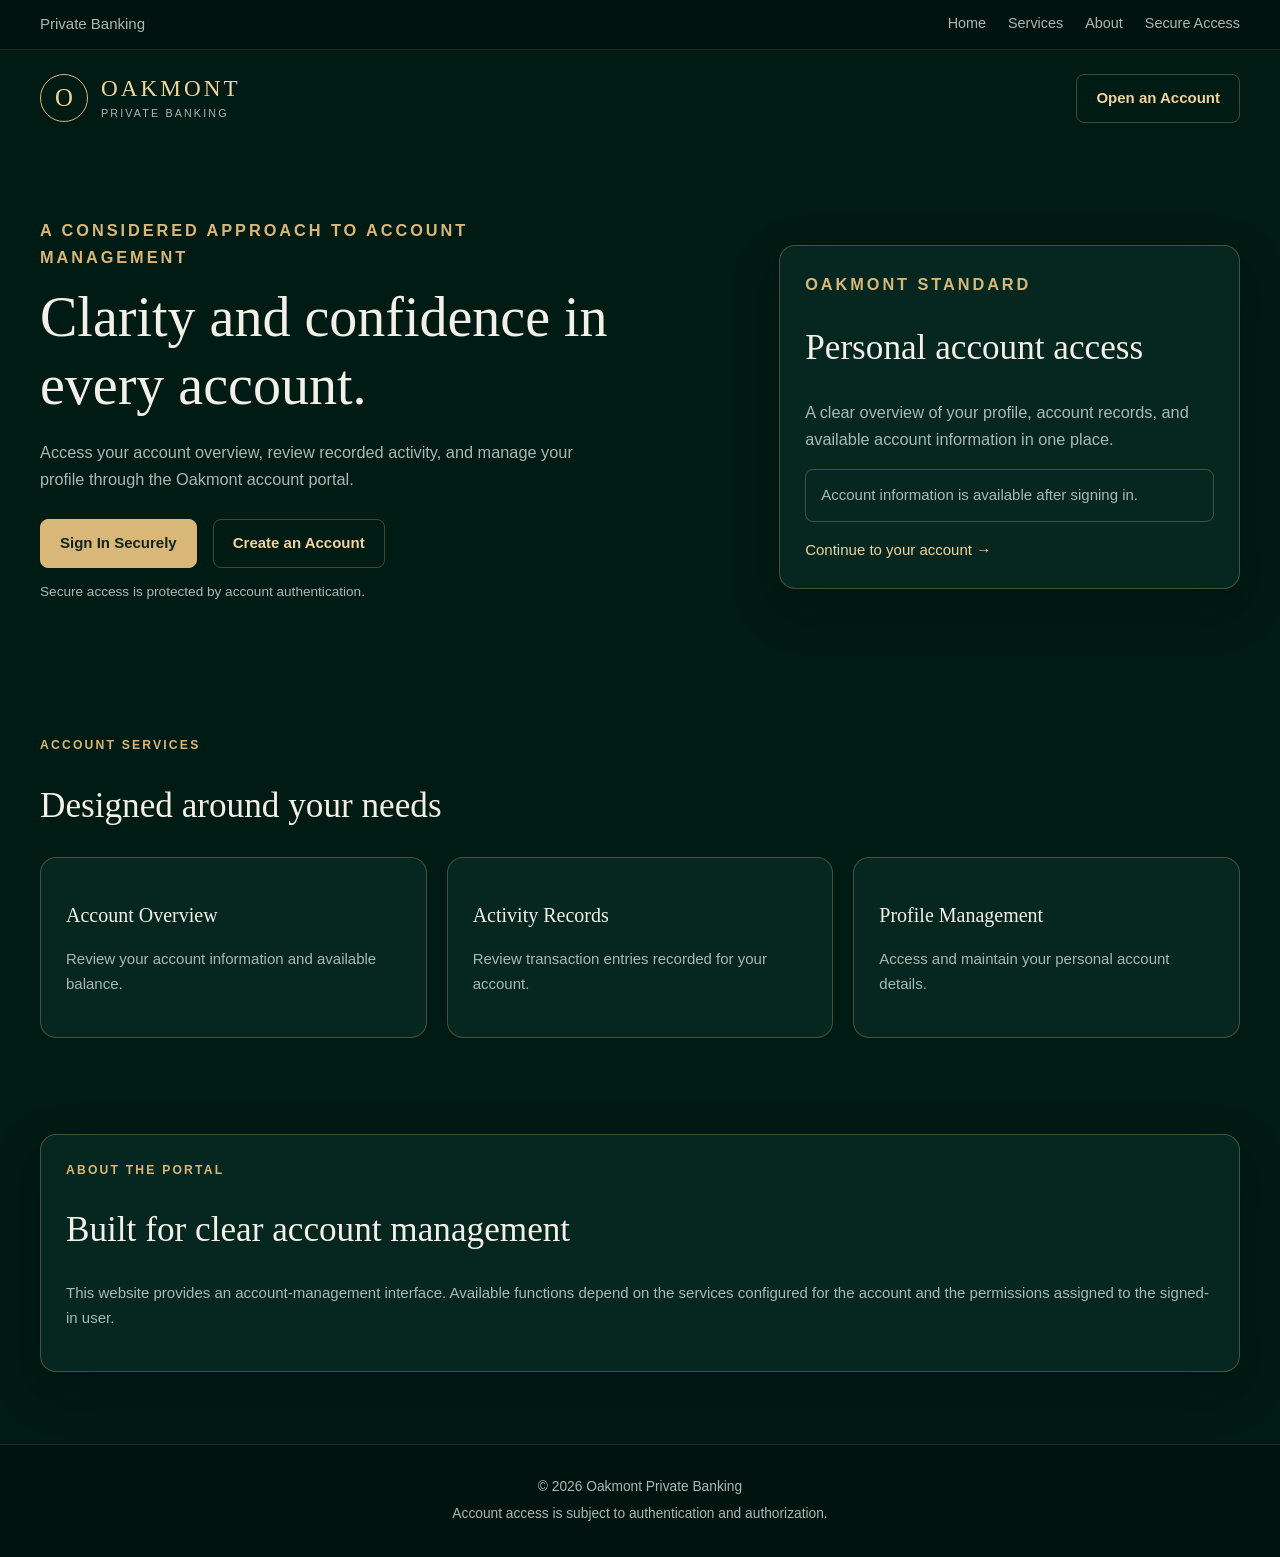
<file: index.html>
<!DOCTYPE html>
<html lang="en">
<head>
  <meta charset="UTF-8">
  <meta name="viewport" content="width=device-width, initial-scale=1">
  <meta name="theme-color" content="#001a14">
  <meta name="description" content="Oakmont Private Banking account portal.">
  <title>Oakmont Private Banking</title>
  <link rel="stylesheet" href="style.css">
</head>
<body>
  <header class="topbar">
    <div class="container topbar-inner">
      <span class="muted">Private Banking</span>
      <nav class="nav-links" aria-label="Main navigation">
        <a href="index.html">Home</a>
        <a href="#services">Services</a>
        <a href="#about">About</a>
        <a href="login.html">Secure Access</a>
      </nav>
    </div>
  </header>

  <div class="container brandbar">
    <a class="brand" href="index.html" aria-label="Oakmont home">
      <span class="brand-mark" aria-hidden="true">O</span>
      <span>
        <span class="brand-name">OAKMONT</span>
        <span class="brand-subtitle" style="display:block">PRIVATE BANKING</span>
      </span>
    </a>
    <a class="button secondary" href="register.html">Open an Account</a>
  </div>

  <main>
    <section class="container hero">
      <div class="hero-copy">
        <p class="eyebrow">A considered approach to account management</p>
        <h1>Clarity and confidence in every account.</h1>
        <p>
          Access your account overview, review recorded activity,
          and manage your profile through the Oakmont account portal.
        </p>
        <div class="actions">
          <a class="button" href="login.html">Sign In Securely</a>
          <a class="button secondary" href="register.html">Create an Account</a>
        </div>
        <p class="muted" style="font-size:.85rem">
          Secure access is protected by account authentication.
        </p>
      </div>

      <div class="panel">
        <p class="eyebrow">OAKMONT STANDARD</p>
        <h2>Personal account access</h2>
        <p>
          A clear overview of your profile, account records,
          and available account information in one place.
        </p>
        <div class="notice">
          Account information is available after signing in.
        </div>
        <a href="login.html">Continue to your account →</a>
      </div>
    </section>

    <section class="container section" id="services">
      <div class="section-heading">
        <p class="eyebrow">Account services</p>
        <h2>Designed around your needs</h2>
      </div>
      <div class="grid">
        <article class="card">
          <h3>Account Overview</h3>
          <p>Review your account information and available balance.</p>
        </article>
        <article class="card">
          <h3>Activity Records</h3>
          <p>Review transaction entries recorded for your account.</p>
        </article>
        <article class="card">
          <h3>Profile Management</h3>
          <p>Access and maintain your personal account details.</p>
        </article>
      </div>
    </section>

    <section class="container section" id="about">
      <div class="panel">
        <p class="eyebrow">About the portal</p>
        <h2>Built for clear account management</h2>
        <p>
          This website provides an account-management interface.
          Available functions depend on the services configured for
          the account and the permissions assigned to the signed-in user.
        </p>
      </div>
    </section>
  </main>

  <footer class="footer">
    <div class="container">
      <p>© <span id="year"></span> Oakmont Private Banking</p>
      <p>Account access is subject to authentication and authorization.</p>
    </div>
  </footer>

  <script>
    document.getElementById("year").textContent =
      new Date().getFullYear();
  </script>
</body>
</html>
</file>
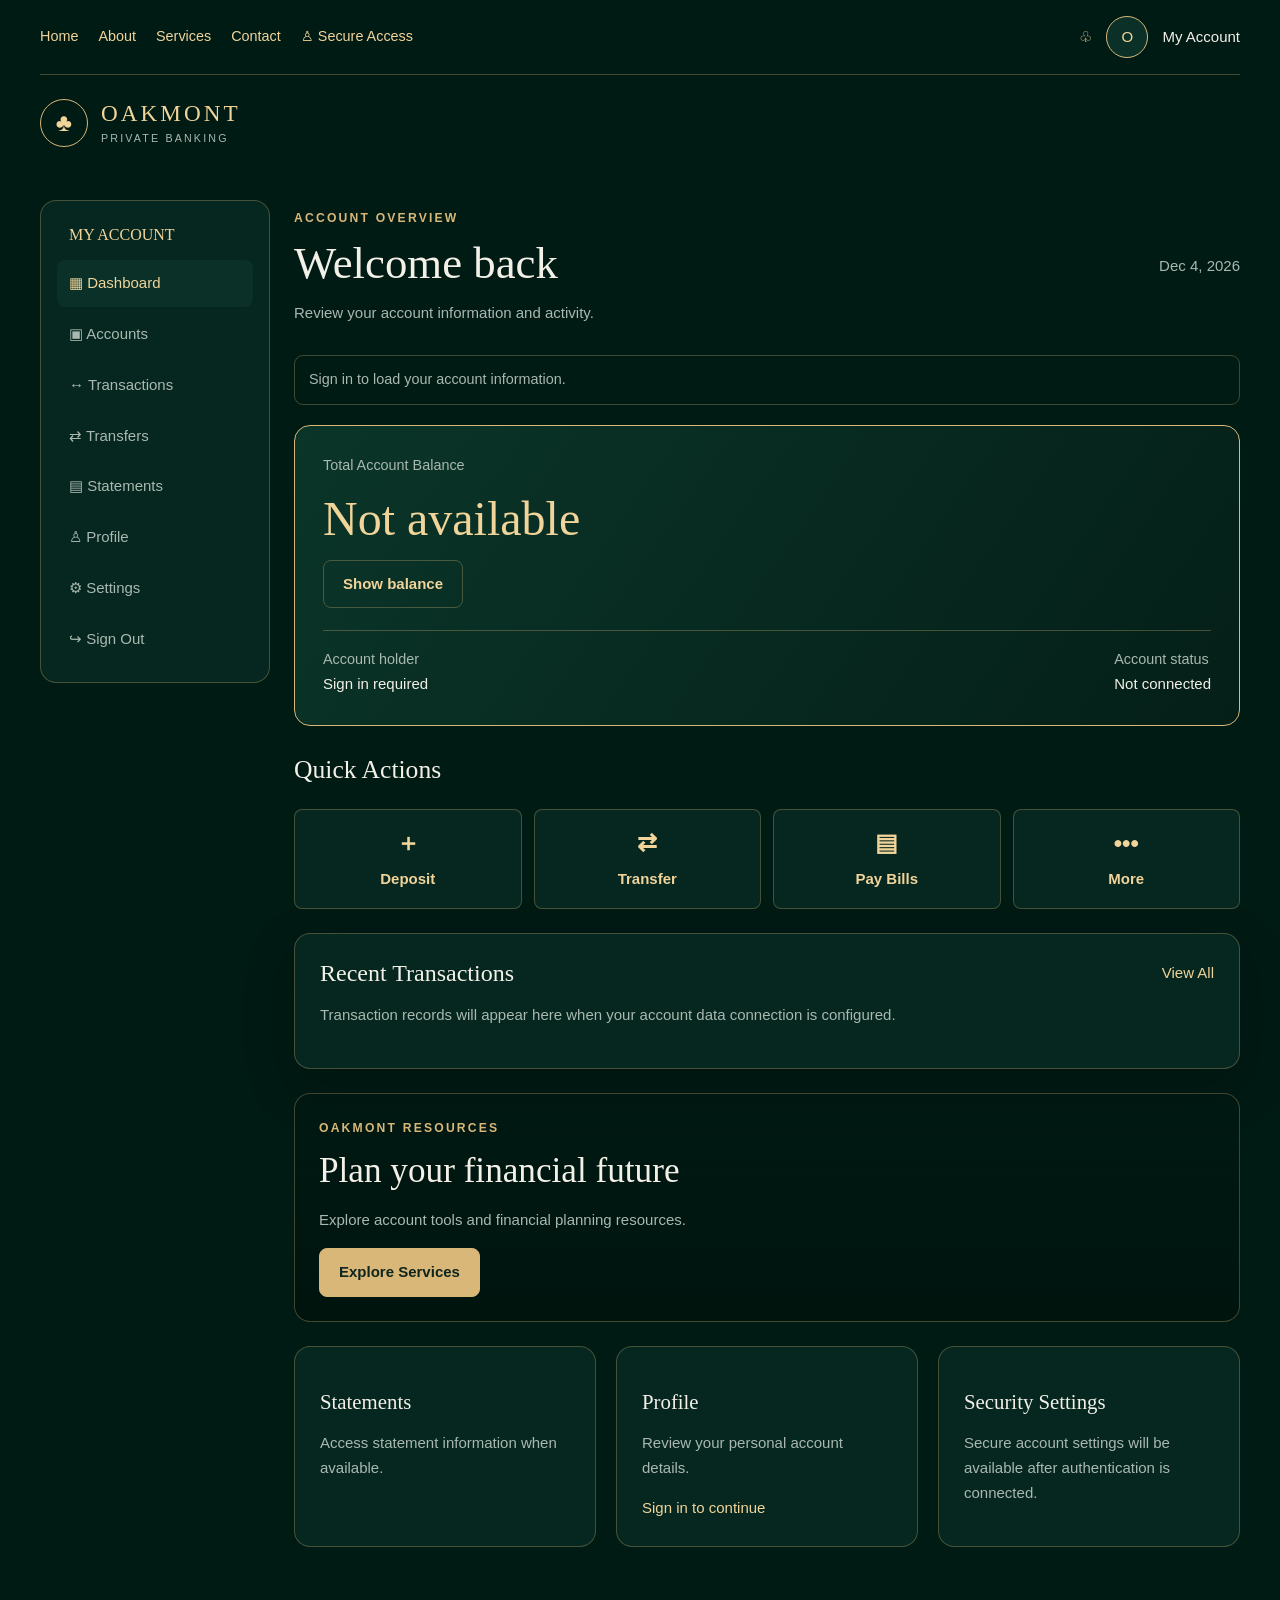
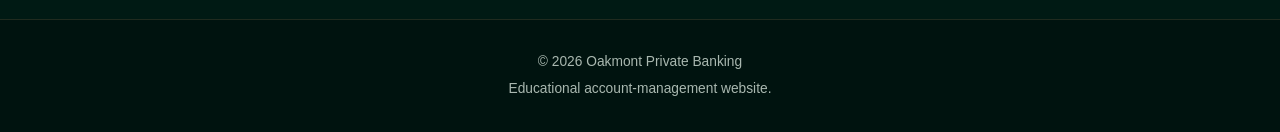
<file: dashboard.html>
<!DOCTYPE html>
<html lang="en">
<head>
  <meta charset="UTF-8">
  <meta name="viewport" content="width=device-width, initial-scale=1">
  <meta name="theme-color" content="#001a14">
  <title>Dashboard | Oakmont Private Banking</title>
  <link rel="stylesheet" href="style.css">

  <style>
    .dashboard-top {
      display:flex;
      align-items:center;
      justify-content:space-between;
      gap:16px;
      padding:16px 0;
      border-bottom:1px solid var(--border);
    }

    .dashboard-top nav {
      display:flex;
      flex-wrap:wrap;
      gap:20px;
    }

    .profile-tools {
      display:flex;
      align-items:center;
      gap:14px;
    }

    .profile-avatar {
      display:grid;
      place-items:center;
      width:42px;
      height:42px;
      border:1px solid var(--gold);
      border-radius:50%;
      color:var(--gold-light);
      background:var(--panel-light);
    }

    .dashboard-grid {
      display:grid;
      grid-template-columns:230px minmax(0,1fr);
      gap:24px;
      padding:28px 0 48px;
    }

    .sidebar h3 {
      margin:8px 12px 16px;
      color:var(--gold-light);
      font-size:1rem;
    }

    .sidebar a {
      display:block;
      padding:11px 12px;
      margin:4px 0;
      border-radius:8px;
      color:var(--muted);
    }

    .sidebar a.active,
    .sidebar a:hover {
      background:var(--panel-light);
      color:var(--gold-light);
    }

    .welcome-row {
      display:flex;
      justify-content:space-between;
      align-items:center;
      gap:16px;
      margin-bottom:22px;
    }

    .welcome-row h1 {
      margin:5px 0 10px;
      font-size:clamp(2rem,4vw,2.8rem);
    }

    .balance-card {
      position:relative;
      overflow:hidden;
      padding:28px;
      border:1px solid var(--gold);
      border-radius:16px;
      background:linear-gradient(125deg,#0b3529,#041f18);
    }

    .balance-label {
      color:var(--muted);
      margin:0;
    }

    .balance-amount {
      color:var(--gold-light);
      font-family:Georgia,serif;
      font-size:clamp(2rem,5vw,3rem);
      margin:12px 0;
      overflow-wrap:anywhere;
    }

    .balance-meta {
      display:flex;
      justify-content:space-between;
      flex-wrap:wrap;
      gap:12px;
      margin-top:22px;
      padding-top:16px;
      border-top:1px solid var(--border);
    }

    .quick-actions {
      display:grid;
      grid-template-columns:repeat(4,minmax(0,1fr));
      gap:12px;
      margin:24px 0;
    }

    .quick-action {
      min-width:0;
      min-height:100px;
      flex-direction:column;
      padding:14px 8px;
      background:var(--panel);
      color:var(--gold-light);
      border-color:var(--border);
    }

    .action-symbol {
      font-size:1.5rem;
    }

    .section-title {
      display:flex;
      align-items:center;
      justify-content:space-between;
      gap:12px;
      margin-bottom:14px;
    }

    .transaction {
      display:flex;
      align-items:center;
      justify-content:space-between;
      gap:12px;
      padding:16px 0;
      border-bottom:1px solid var(--border);
    }

    .transaction:last-child {
      border-bottom:0;
    }

    .transaction-name {
      margin:0;
      color:var(--text);
      font-weight:700;
    }

    .transaction-date {
      margin:4px 0 0;
      font-size:.88rem;
    }

    .transaction-amount {
      color:var(--muted);
      text-align:right;
      overflow-wrap:anywhere;
    }

    .promo {
      min-height:220px;
      display:flex;
      align-items:flex-end;
      margin-top:24px;
      padding:24px;
      border:1px solid var(--border);
      border-radius:16px;
      background:
        linear-gradient(0deg,rgba(0,20,14,.96),rgba(0,20,14,.08)),
        url("https://images.unsplash.com/photo-1464822759023-fed622ff2c3b?auto=format&fit=crop&w=1400&q=85")
        center/cover;
    }

    .promo h2 {
      margin-bottom:8px;
    }

    .status-note {
      padding:12px 14px;
      border:1px solid var(--border);
      border-radius:9px;
      font-size:.9rem;
    }

    @media(max-width:850px) {
      .dashboard-grid {
        grid-template-columns:1fr;
      }

      .sidebar {
        display:flex;
        gap:5px;
        overflow-x:auto;
      }

      .sidebar h3 {
        display:none;
      }

      .sidebar a {
        flex:0 0 auto;
        white-space:nowrap;
      }

      .quick-actions {
        grid-template-columns:repeat(2,minmax(0,1fr));
      }
    }

    @media(max-width:520px) {
      .dashboard-top {
        align-items:flex-start;
        flex-direction:column;
      }

      .dashboard-top nav {
        gap:14px;
      }

      .profile-tools {
        width:100%;
        justify-content:space-between;
      }

      .welcome-row {
        align-items:flex-start;
        flex-direction:column;
      }

      .balance-card {
        padding:22px;
      }

      .transaction {
        align-items:flex-start;
      }

      .promo {
        min-height:190px;
        padding:18px;
      }
    }
  </style>
</head>

<body>
  <header class="container dashboard-top">
    <nav aria-label="Main navigation">
      <a href="index.html">Home</a>
      <a href="index.html#about">About</a>
      <a href="index.html#services">Services</a>
      <a href="index.html#contact">Contact</a>
      <a href="login.html">♙ Secure Access</a>
    </nav>

    <div class="profile-tools">
      <span class="gold" aria-label="Notifications">♧</span>
      <span class="profile-avatar" aria-hidden="true">O</span>
      <span id="profile-name">My Account</span>
    </div>
  </header>

  <div class="container brandbar">
    <a class="brand" href="index.html">
      <span class="brand-mark" aria-hidden="true">♣</span>
      <span>
        <span class="brand-name">OAKMONT</span>
        <span class="brand-subtitle" style="display:block">
          PRIVATE BANKING
        </span>
      </span>
    </a>
  </div>

  <main class="container dashboard-grid">
    <aside class="sidebar" aria-label="Account navigation">
      <h3>MY ACCOUNT</h3>
      <a class="active" href="#overview">▦ Dashboard</a>
      <a href="#accounts">▣ Accounts</a>
      <a href="#transactions">↔ Transactions</a>
      <a href="#actions">⇄ Transfers</a>
      <a href="#statements">▤ Statements</a>
      <a href="#profile">♙ Profile</a>
      <a href="#settings">⚙ Settings</a>
      <a href="login.html">↪ Sign Out</a>
    </aside>

    <section id="overview">
      <div class="welcome-row">
        <div>
          <p class="eyebrow">ACCOUNT OVERVIEW</p>
          <h1>Welcome back<span id="welcome-name"></span></h1>
          <p>Review your account information and activity.</p>
        </div>
        <span class="muted" id="current-date"></span>
      </div>

      <div id="account-message" class="status-note" role="status">
        Sign in to load your account information.
      </div>

      <section class="balance-card" id="accounts" style="margin-top:20px">
        <p class="balance-label">Total Account Balance</p>
        <div class="balance-amount" id="balance-value">
          Not available
        </div>
        <button type="button" class="secondary" id="toggle-balance">
          Show balance
        </button>

        <div class="balance-meta">
          <div>
            <span class="balance-label">Account holder</span>
            <div id="balance-owner">Sign in required</div>
          </div>
          <div>
            <span class="balance-label">Account status</span>
            <div id="balance-status">Not connected</div>
          </div>
        </div>
      </section>

      <section id="actions">
        <div class="section-title" style="margin-top:28px">
          <h2 style="font-size:1.6rem;margin:0">Quick Actions</h2>
        </div>

        <div class="quick-actions">
          <button class="quick-action" type="button"
                  data-action="deposit">
            <span class="action-symbol">＋</span>
            <span>Deposit</span>
          </button>

          <button class="quick-action" type="button"
                  data-action="transfer">
            <span class="action-symbol">⇄</span>
            <span>Transfer</span>
          </button>

          <button class="quick-action" type="button"
                  data-action="payments">
            <span class="action-symbol">▤</span>
            <span>Pay Bills</span>
          </button>

          <button class="quick-action" type="button"
                  data-action="more">
            <span class="action-symbol">•••</span>
            <span>More</span>
          </button>
        </div>

        <div id="action-message" class="notice hidden"
             role="status" aria-live="polite"></div>
      </section>

      <section class="panel" id="transactions">
        <div class="section-title">
          <h2 style="font-size:1.5rem;margin:0">
            Recent Transactions
          </h2>
          <a href="#statements">View All</a>
        </div>

        <div id="transaction-list">
          <p class="muted">
            Transaction records will appear here when your account data
            connection is configured.
          </p>
        </div>
      </section>

      <section class="promo">
        <div>
          <p class="eyebrow">OAKMONT RESOURCES</p>
          <h2>Plan your financial future</h2>
          <p>Explore account tools and financial planning resources.</p>
          <a class="button" href="index.html#services">Explore Services</a>
        </div>
      </section>

      <section class="grid" style="margin-top:24px">
        <article class="card" id="statements">
          <h2 style="font-size:1.3rem">Statements</h2>
          <p>Access statement information when available.</p>
        </article>

        <article class="card" id="profile">
          <h2 style="font-size:1.3rem">Profile</h2>
          <p>Review your personal account details.</p>
          <a href="login.html">Sign in to continue</a>
        </article>

        <article class="card" id="settings">
          <h2 style="font-size:1.3rem">Security Settings</h2>
          <p>Secure account settings will be available after authentication is connected.</p>
        </article>
      </section>
    </section>
  </main>

  <footer class="footer">
    <div class="container">
      <p>© <span id="year"></span> Oakmont Private Banking</p>
      <p>Educational account-management website.</p>
    </div>
  </footer>

  <script>
    const year = document.getElementById("year");
    year.textContent = new Date().getFullYear();

    document.getElementById("current-date").textContent =
      new Intl.DateTimeFormat(undefined, {
        month: "short",
        day: "numeric",
        year: "numeric"
      }).format(new Date());

    const balance = document.getElementById("balance-value");
    const toggle = document.getElementById("toggle-balance");
    const accountMessage = document.getElementById("account-message");
    const actionMessage = document.getElementById("action-message");

    let balanceVisible = false;

    toggle.addEventListener("click", function() {
      balanceVisible = !balanceVisible;
      balance.textContent = balanceVisible ? "Not available" : "••••••••";
      toggle.textContent = balanceVisible ? "Hide balance" : "Show balance";
    });

    document.querySelectorAll("[data-action]").forEach(function(button) {
      button.addEventListener("click", function() {
        actionMessage.classList.remove("hidden");
        actionMessage.textContent =
          "This action requires authenticated account data and a secure server-side workflow.";
      });
    });

    document.querySelectorAll(".sidebar a[href^='#']").forEach(function(link) {
      link.addEventListener("click", function() {
        document.querySelectorAll(".sidebar a").forEach(function(item) {
          item.classList.remove("active");
        });
        link.classList.add("active");
      });
    });
  </script>
</body>
</html>
</file>
<file: style.css>
/* =========================================
   OAKMONT PRIVATE BANKING
   Global styles and responsive layout
========================================= */

:root {
  --bg: #001a14;
  --bg-deep: #00130f;
  --panel: #06271f;
  --panel-light: #0a3027;
  --panel-hover: #103b30;

  --gold: #d8b779;
  --gold-light: #f0d49a;
  --gold-dark: #a9894d;

  --text: #f3f0e8;
  --muted: #a9b8b0;
  --green: #82c9a2;
  --danger: #f1a5a5;

  --border: rgba(216, 183, 121, 0.30);
  --border-soft: rgba(216, 183, 121, 0.15);

  --radius-sm: 8px;
  --radius: 16px;
  --radius-lg: 22px;

  --shadow:
    0 18px 50px rgba(0, 0, 0, 0.22);

  --container: 1200px;
}

/* Reset */

* {
  box-sizing: border-box;
}

html {
  scroll-behavior: smooth;
  scroll-padding-top: 24px;
}

body {
  margin: 0;
  min-height: 100vh;
  background: var(--bg);
  color: var(--text);
  font-family: Arial, Helvetica, sans-serif;
  font-size: 15px;
  line-height: 1.65;
  -webkit-font-smoothing: antialiased;
}

img {
  display: block;
  max-width: 100%;
}

a {
  color: var(--gold-light);
  text-decoration: none;
  transition: color 0.2s ease;
}

a:hover {
  color: var(--text);
}

button,
input,
select,
textarea {
  font: inherit;
}

button {
  cursor: pointer;
}

button:disabled {
  opacity: 0.55;
  cursor: not-allowed;
}

::selection {
  color: var(--bg);
  background: var(--gold-light);
}

:focus-visible {
  outline: 2px solid var(--gold-light);
  outline-offset: 4px;
}

/* Typography */

h1,
h2,
h3,
h4,
.brand-name {
  font-family: Georgia, "Times New Roman", serif;
  font-weight: 500;
  line-height: 1.22;
}

h1 {
  font-size: clamp(2rem, 5vw, 3.5rem);
}

h2 {
  font-size: clamp(1.5rem, 3vw, 2.2rem);
}

h3 {
  font-size: 1.25rem;
}

p {
  color: var(--muted);
}

.eyebrow {
  margin: 0 0 12px;
  color: var(--gold);
  font-size: 0.76rem;
  font-weight: 700;
  letter-spacing: 0.18em;
  text-transform: uppercase;
}

.muted {
  color: var(--muted);
}

.gold {
  color: var(--gold-light);
}

/* Main container */

.container {
  width: min(var(--container), calc(100% - 48px));
  margin-inline: auto;
}

.section {
  padding-block: 48px;
}

.section-heading {
  margin-bottom: 26px;
}

/* Navigation */

.topbar {
  padding: 12px 0;
  border-bottom: 1px solid var(--border-soft);
  background: var(--bg-deep);
}

.topbar-inner,
.nav-links,
.brandbar,
.brand,
.actions,
.row-between {
  display: flex;
  align-items: center;
  justify-content: space-between;
  gap: 16px;
}

.topbar-inner {
  flex-wrap: wrap;
}

.nav-links {
  justify-content: flex-end;
  flex-wrap: wrap;
  gap: 22px;
}

.nav-links a {
  color: var(--muted);
  font-size: 0.9rem;
}

.nav-links a:hover,
.nav-links a.active {
  color: var(--gold-light);
}

.dashboard-top {
  display: flex;
  align-items: center;
  justify-content: space-between;
  flex-wrap: wrap;
  gap: 16px;
  padding: 16px 0;
  border-bottom: 1px solid var(--border);
}

.dashboard-top nav {
  display: flex;
  align-items: center;
  flex-wrap: wrap;
  gap: 22px;
}

.dashboard-top nav a {
  font-size: 0.9rem;
}

/* Brand */

.brandbar {
  padding-block: 24px;
}

.brand {
  justify-content: flex-start;
  gap: 13px;
}

.brand-mark {
  display: grid;
  width: 48px;
  height: 48px;
  flex: 0 0 48px;
  place-items: center;
  border: 1px solid var(--gold);
  border-radius: 50%;
  color: var(--gold-light);
  font-family: Georgia, serif;
  font-size: 1.55rem;
}

.brand-name {
  display: block;
  margin: 0;
  color: var(--gold-light);
  font-size: 1.45rem;
  letter-spacing: 0.13em;
}

.brand-subtitle {
  display: block;
  margin-top: 3px;
  color: var(--muted);
  font-size: 0.67rem;
  letter-spacing: 0.2em;
}

/* Buttons */

button,
.button {
  display: inline-flex;
  align-items: center;
  justify-content: center;
  gap: 9px;
  min-height: 46px;
  padding: 11px 19px;
  border: 1px solid var(--gold);
  border-radius: var(--radius-sm);
  background: var(--gold);
  color: #10251d;
  font-weight: 700;
  text-align: center;
  transition:
    background 0.2s ease,
    border-color 0.2s ease,
    color 0.2s ease,
    transform 0.2s ease;
}

button:hover,
.button:hover {
  border-color: var(--gold-light);
  background: var(--gold-light);
  color: #10251d;
  transform: translateY(-1px);
}

button.secondary,
.button.secondary {
  border-color: var(--border);
  background: transparent;
  color: var(--gold-light);
}

button.secondary:hover,
.button.secondary:hover {
  border-color: var(--gold);
  background: var(--panel-light);
  color: var(--text);
}

button:active,
.button:active {
  transform: translateY(0);
}

button[type="submit"] {
  width: 100%;
}

/* Forms */

input,
select,
textarea {
  width: 100%;
  min-height: 48px;
  padding: 12px 14px;
  border: 1px solid var(--border);
  border-radius: var(--radius-sm);
  outline: none;
  background: #031e17;
  color: var(--text);
  transition:
    border-color 0.2s ease,
    box-shadow 0.2s ease;
}

input:focus,
select:focus,
textarea:focus {
  border-color: var(--gold);
  box-shadow: 0 0 0 3px rgba(216, 183, 121, 0.12);
}

input::placeholder,
textarea::placeholder {
  color: #81968c;
}

label {
  display: block;
  margin-bottom: 7px;
  color: var(--muted);
  font-size: 0.92rem;
}

.form-group {
  margin-bottom: 19px;
}

textarea {
  min-height: 120px;
  resize: vertical;
}

/* Panels and cards */

.panel,
.card {
  min-width: 0;
  padding: 25px;
  border: 1px solid var(--border);
  border-radius: var(--radius);
  background: var(--panel);
  box-shadow: var(--shadow);
}

.card {
  box-shadow: none;
  transition:
    border-color 0.2s ease,
    background 0.2s ease;
}

.card:hover {
  border-color: rgba(216, 183, 121, 0.5);
  background: var(--panel-light);
}

.grid {
  display: grid;
  grid-template-columns: repeat(3, minmax(0, 1fr));
  gap: 20px;
}

/* Homepage hero */

.hero {
  display: grid;
  grid-template-columns: 1.2fr 0.8fr;
  align-items: center;
  gap: 48px;
  padding-block: 70px;
}

.hero-copy {
  max-width: 650px;
}

.hero h1 {
  margin-block: 10px 20px;
}

.hero p {
  max-width: 580px;
  font-size: 1.02rem;
}

.hero .actions {
  justify-content: flex-start;
  flex-wrap: wrap;
  margin-top: 26px;
}

/* Login and registration */

.form-wrap {
  width: min(460px, calc(100% - 32px));
  margin: 48px auto 64px;
}

.form-wrap .panel {
  padding: clamp(22px, 5vw, 36px);
}

.form-wrap h1 {
  margin-block: 10px 14px;
}

.form-wrap form {
  margin-top: 24px;
}

.form-footer {
  margin-top: 22px;
  text-align: center;
  font-size: 0.92rem;
}

.notice,
.status-note {
  margin-block: 16px;
  padding: 13px 15px;
  border: 1px solid var(--border);
  border-radius: var(--radius-sm);
  color: var(--muted);
  overflow-wrap: anywhere;
}

.notice.error {
  border-color: rgba(241, 165, 165, 0.6);
  color: var(--danger);
}

.notice.success {
  border-color: rgba(130, 201, 162, 0.6);
  color: var(--green);
}

/* Dashboard layout */

.dashboard-layout,
.dashboard-grid {
  display: grid;
  grid-template-columns: 230px minmax(0, 1fr);
  gap: 24px;
  padding-block: 24px 48px;
}

.dashboard-layout > *,
.dashboard-grid > *,
.grid > * {
  min-width: 0;
}

.sidebar {
  align-self: start;
  padding: 16px;
  border: 1px solid var(--border);
  border-radius: var(--radius);
  background: var(--panel);
}

.sidebar h3 {
  margin: 8px 12px 16px;
  color: var(--gold-light);
  font-size: 1rem;
}

.sidebar a {
  display: block;
  margin: 4px 0;
  padding: 11px 12px;
  border-radius: var(--radius-sm);
  color: var(--muted);
  white-space: nowrap;
  transition:
    color 0.2s ease,
    background 0.2s ease;
}

.sidebar a:hover,
.sidebar a.active {
  background: var(--panel-light);
  color: var(--gold-light);
}

/* Profile area */

.profile-tools {
  display: flex;
  align-items: center;
  gap: 14px;
}

.profile-avatar {
  display: grid;
  width: 42px;
  height: 42px;
  flex: 0 0 42px;
  place-items: center;
  border: 1px solid var(--gold);
  border-radius: 50%;
  background: var(--panel-light);
  color: var(--gold-light);
}

/* Welcome heading */

.welcome-row {
  display: flex;
  align-items: center;
  justify-content: space-between;
  gap: 16px;
  margin-bottom: 22px;
}

.welcome-row h1 {
  margin-block: 5px 10px;
  font-size: clamp(2rem, 4vw, 2.8rem);
}

.welcome-row p {
  margin-block: 8px;
}

/* Balance card */

.balance-card {
  position: relative;
  overflow: hidden;
  padding: clamp(24px, 4vw, 38px);
  border: 1px solid var(--gold);
  border-radius: var(--radius);
  background:
    radial-gradient(
      circle at top right,
      rgba(216, 183, 121, 0.10),
      transparent 40%
    ),
    linear-gradient(125deg, #0b3529, #041f18);
}

.balance-label {
  margin: 0;
  color: var(--muted);
  font-size: 0.9rem;
}

.balance-amount {
  margin: 12px 0 18px;
  color: var(--gold-light);
  font-family: Georgia, "Times New Roman", serif;
  font-size: clamp(2rem, 5vw, 3rem);
  line-height: 1.2;
  overflow-wrap: anywhere;
}

.balance-meta {
  display: flex;
  flex-wrap: wrap;
  justify-content: space-between;
  gap: 16px;
  margin-top: 24px;
  padding-top: 17px;
  border-top: 1px solid var(--border);
}

/* Quick actions */

.quick-actions {
  display: grid;
  grid-template-columns: repeat(4, minmax(0, 1fr));
  gap: 12px;
  margin-block: 22px 28px;
}

.quick-action {
  display: flex;
  min-width: 0;
  min-height: 100px;
  flex-direction: column;
  gap: 9px;
  padding: 14px 8px;
  border-color: var(--border);
  background: var(--panel);
  color: var(--gold-light);
  white-space: normal;
}

.quick-action:hover {
  border-color: var(--gold);
  background: var(--panel-light);
  color: var(--gold-light);
}

.action-symbol {
  font-size: 1.5rem;
  line-height: 1.3;
}

/* Section headings */

.section-title {
  display: flex;
  align-items: center;
  justify-content: space-between;
  flex-wrap: wrap;
  gap: 12px;
  margin-bottom: 15px;
}

.section-title h2 {
  margin: 0;
}

/* Transactions */

.table-wrap {
  max-width: 100%;
  overflow-x: auto;
  -webkit-overflow-scrolling: touch;
}

table {
  width: 100%;
  border-collapse: collapse;
  text-align: left;
}

th,
td {
  padding: 14px 12px;
  border-bottom: 1px solid var(--border-soft);
  white-space: nowrap;
}

th {
  color: var(--gold-light);
  font-size: 0.85rem;
  font-weight: 700;
}

td {
  color: var(--muted);
}

.transaction {
  display: flex;
  align-items: center;
  justify-content: space-between;
  gap: 14px;
  padding: 16px 0;
  border-bottom: 1px solid var(--border-soft);
}

.transaction:last-child {
  border-bottom: 0;
}

.transaction-name {
  margin: 0;
  color: var(--text);
  font-weight: 700;
}

.transaction-date {
  margin: 4px 0 0;
  color: var(--muted);
  font-size: 0.88rem;
}

.transaction-amount {
  color: var(--muted);
  text-align: right;
  overflow-wrap: anywhere;
}

.amount-positive {
  color: var(--green);
}

.amount-negative {
  color: var(--text);
}

/* Promotional banner */

.promo {
  display: flex;
  min-height: 220px;
  align-items: flex-end;
  margin-top: 24px;
  padding: 24px;
  overflow: hidden;
  border: 1px solid var(--border);
  border-radius: var(--radius);
  background:
    linear-gradient(
      0deg,
      rgba(0, 20, 14, 0.96),
      rgba(0, 20, 14, 0.08)
    ),
    url("https://images.unsplash.com/photo-1464822759023-fed622ff2c3b?auto=format&fit=crop&w=1400&q=85")
    center / cover no-repeat;
}

.promo h2 {
  margin-block: 8px;
}

.promo p {
  max-width: 540px;
}

/* Utilities */

.actions {
  flex-wrap: wrap;
  justify-content: flex-start;
}

.row-between {
  flex-wrap: wrap;
}

.hidden {
  display: none !important;
}

.text-center {
  text-align: center;
}

.gold-text {
  color: var(--gold-light);
}

/* Footer */

.footer {
  margin-top: 24px;
  padding: 26px 0;
  border-top: 1px solid var(--border-soft);
  background: var(--bg-deep);
  text-align: center;
}

.footer p {
  margin: 5px 0;
  font-size: 0.86rem;
}

/* Tablet layout */

@media (max-width: 900px) {
  .hero {
    grid-template-columns: 1fr;
    gap: 28px;
    padding-block: 48px;
  }

  .grid {
    grid-template-columns: repeat(2, minmax(0, 1fr));
  }

  .dashboard-layout,
  .dashboard-grid {
    grid-template-columns: 1fr;
  }

  .sidebar {
    display: flex;
    align-items: center;
    gap: 5px;
    overflow-x: auto;
    -webkit-overflow-scrolling: touch;
  }

  .sidebar h3 {
    display: none;
  }

  .sidebar a {
    flex: 0 0 auto;
    margin: 0;
  }

  .quick-actions {
    grid-template-columns: repeat(4, minmax(0, 1fr));
  }
}

/* Phone layout */

@media (max-width: 600px) {
  .container {
    width: calc(100% - 28px);
  }

  .topbar-inner,
  .brandbar {
    align-items: flex-start;
    flex-direction: column;
  }

  .nav-links {
    justify-content: flex-start;
    gap: 14px;
  }

  .dashboard-top {
    align-items: flex-start;
    flex-direction: column;
  }

  .dashboard-top nav {
    gap: 14px;
  }

  .profile-tools {
    width: 100%;
    justify-content: flex-start;
  }

  .grid {
    grid-template-columns: 1fr;
  }

  .panel,
  .card {
    padding: 19px;
  }

  .welcome-row {
    align-items: flex-start;
    flex-direction: column;
  }

  .balance-card {
    padding: 22px;
  }

  .balance-meta {
    flex-direction: column;
  }

  .quick-actions {
    grid-template-columns: repeat(2, minmax(0, 1fr));
  }

  .actions {
    align-items: stretch;
    flex-direction: column;
  }

  .actions button,
  .actions .button {
    width: 100%;
  }

  .promo {
    min-height: 190px;
    padding: 18px;
  }

  .form-wrap {
    margin-block: 28px 42px;
  }

  .brand-name {
    font-size: 1.3rem;
  }

  .transaction {
    align-items: flex-start;
  }
}

/* Small phones */

@media (max-width: 360px) {
  .brand-mark {
    width: 42px;
    height: 42px;
    flex-basis: 42px;
  }

  .brand-name {
    font-size: 1.15rem;
  }

  .quick-action {
    font-size: 0.85rem;
  }

  .balance-amount {
    font-size: 1.8rem;
  }
}

/* Respect reduced-motion preferences */

@media (prefers-reduced-motion: reduce) {
  *,
  *::before,
  *::after {
    scroll-behavior: auto !important;
    transition-duration: 0.01ms !important;
    animation-duration: 0.01ms !important;
    animation-iteration-count: 1 !important;
  }
}
</file>
